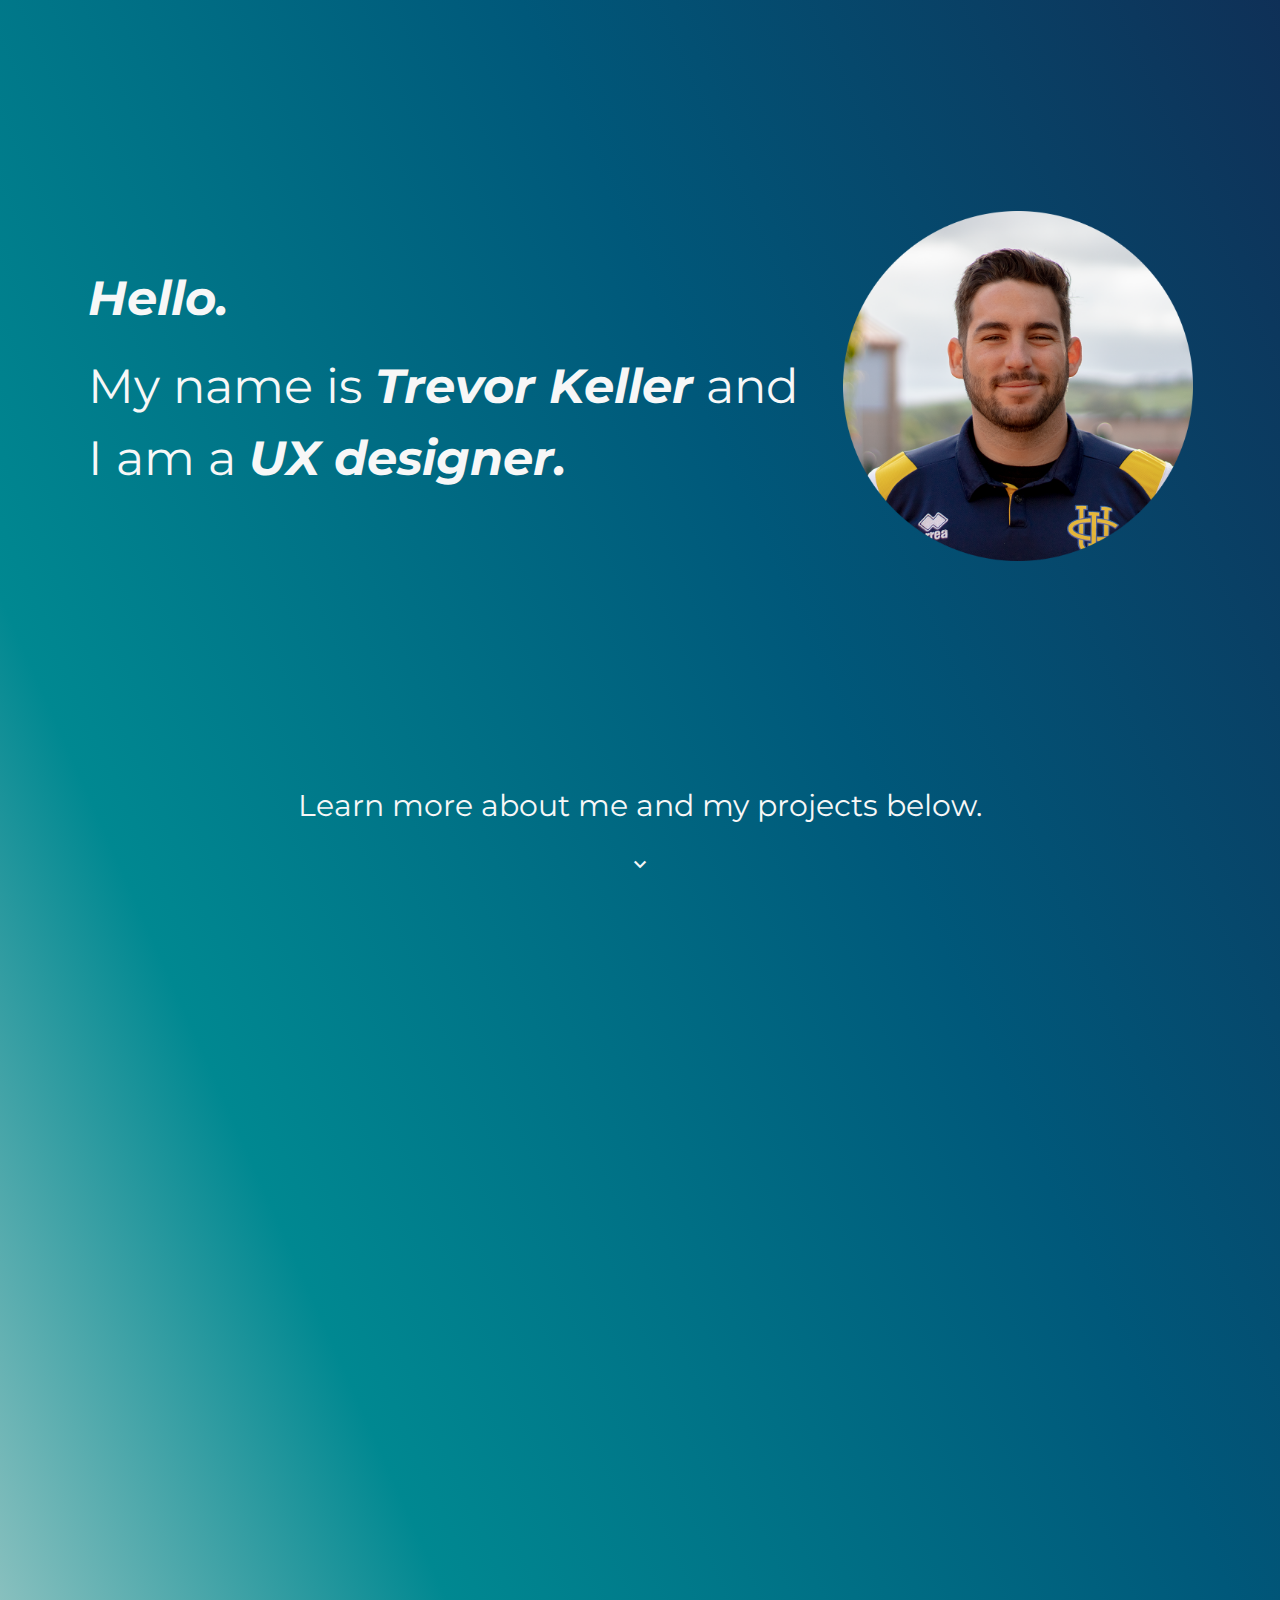
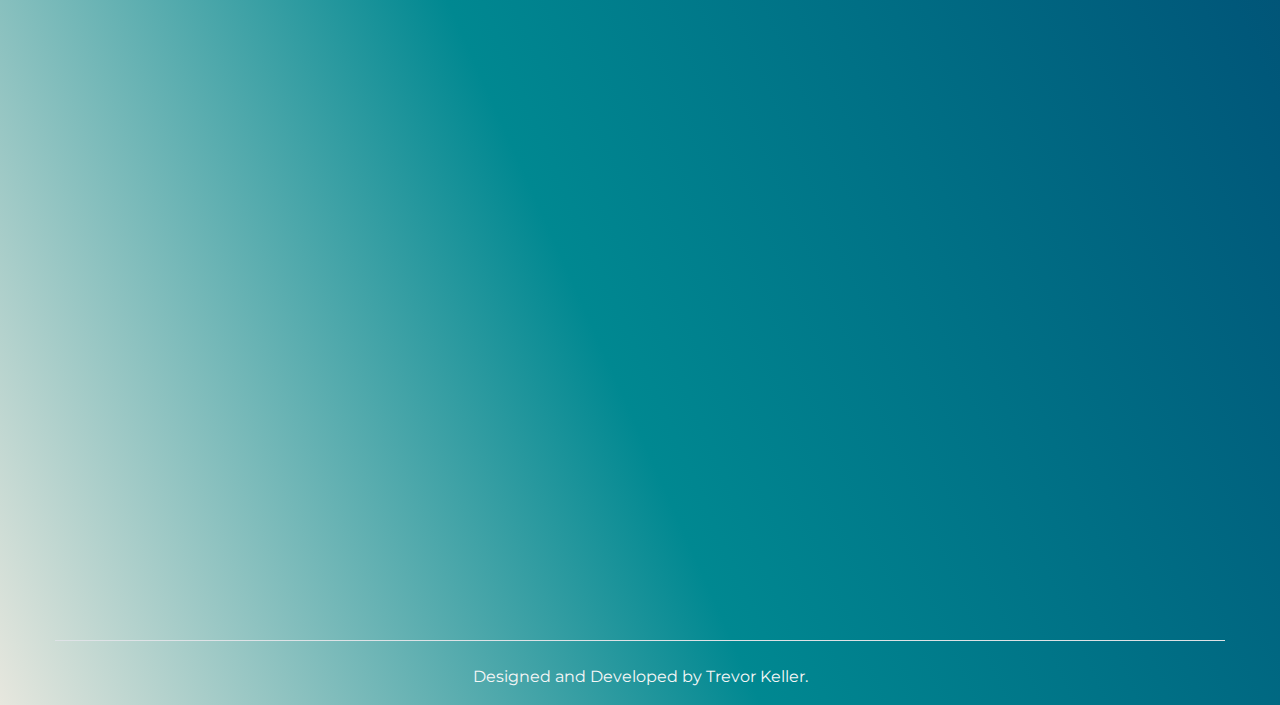
<file: index.html>
<!doctype html>
<html lang="en">

<!--
WRITTEN BY: Trevor Keller
EMAIL: tlkeller@uci.edu
-->

<head>
	<meta charset="UTF-8">
	<meta name="viewport" content="width=device-width, inital-scale=1.0">

	<meta name="description" content="I am a developer and designer from San Diego.">
	<meta name="author" content="Trevor Keller">
	<meta name="keywords" content="Trevor,Keller,san,diego,uci,irvine,california,developer,designer">
	
    <link rel="apple-touch-icon" sizes="180x180" href="favicon/apple-touch-icon.png">
    <link rel="icon" type="image/png" sizes="32x32" href="favicon/favicon-32x32.png">
    <link rel="icon" type="image/png" sizes="16x16" href="favicon/favicon-16x16.png">
    <link rel="manifest" href="favicon/site.webmanifest">

	<title>Trevor Keller</title>

	<link rel="stylesheet" href="https://stackpath.bootstrapcdn.com/bootstrap/4.5.2/css/bootstrap.min.css" integrity="sha384-JcKb8q3iqJ61gNV9KGb8thSsNjpSL0n8PARn9HuZOnIxN0hoP+VmmDGMN5t9UJ0Z" crossorigin="anonymous">
    <link rel="stylesheet" href="styles/style.css">
    <link rel="stylesheet" href="styles/fade.css">
    <link rel="stylesheet" href="https://fonts.googleapis.com/css?family=Montserrat:400,500,600,700">
    <link rel="stylesheet" href="https://fonts.googleapis.com/icon?family=Material+Icons">

    <!-- AOS -->
    <link href="https://unpkg.com/aos@2.3.1/dist/aos.css" rel="stylesheet">


</head>
<body id="body">
    <!-- Generate Random Background Gradient From List -->
    <script>
        function pickGradient()
        {
            var choices = [
            "linear-gradient(66deg, #FC466B 0%, #3F5EFB 100%)",
            "linear-gradient(66deg, rgba(231,231,222,1) 0%, rgba(0,136,145,1) 33%, rgba(0,88,122,1) 67%, rgba(15,48,87,1) 100%)",
            "linear-gradient(66deg, rgba(255,174,143,1) 8%, rgba(255,103,125,1) 36%, rgba(205,102,132,1) 60%, rgba(111,90,126,1) 95%)"
            ];
            var random_gradient = choices[Math.floor(Math.random() * choices.length)];
            var b = document.getElementById("body");
            b.style.background = random_gradient;
        }
        document.onload = pickGradient();
    </script>
    
    <!-- SPLASH SCREEN -->
    <div class="container-fluid pt-5 px-5 main_container d-flex" id="splash">
        <div class="row flex-fill">
            <div class="col h-100">
                <div class="row align-items-center h-75">
                    <div class="col-xs-12 col-xl-8 large-text">
                        <p class="fade-in-1"><em>Hello.</em></p>
                        <p class="fade-in-2">My name is <em>Trevor Keller</em> and I am a <em>UX designer.</em></p>
                    </div>
                    <div class="col-xs-12 centered">
                            <img class="fade-in-2 text-center" src="images/trevor_circle.png" width="350" height="350" alt="Trevor Keller">
                    </div>
                </div>
                <div class="row h-25 align-items-center text-center">
                    <div class="col">
                        <p class="fade-in-3">Learn more about me and my projects below.</p>
                        <a href="#about-me"><i class="material-icons fade-in-3">keyboard_arrow_down</i></a>
                    </div>
                </div>
            </div>
        </div>
	</div>
    
    <!-- ABOUT ME -->
    <div class="container-fluid border-top pt-4 pb-5 px-5" data-aos="fade" id="about-me">
        <div class="row text-center pb-2">
            <div class="col large-text">
                <em>About Me</em>
            </div>
        </div>
        <div class="row align-items-center">
            <div class="col-xs-4 text-center centered">
                <img src="images/trevor_archery_circle.png" class="text-center" width="350" height="350" alt="Trevor shooting a bow">
            </div>
            <div class="col-xs-12 col-xl-7 offset-md-1 py-4 align-middle">
                <p>I am a (soon-to-be) UC Irvine grad passionate about making <em>good user experiences.</em></p>
                <p>Outside of work I spend a lot of time with archery and virtual reality. </p>
            </div>
        </div>
    </div>

    <!-- PROJECTS -->
    <div class="container-fluid border-top pt-4 pb-5 px-5" data-aos="fade" id="projects">
        <div class="row text-center pb-2">
            <div class="col large-text">
                <em>Projects</em>
            </div>
        </div>
        <div class="row align-items-center py-3">
            <div class="col-xs-4 centered project">
                <a href="https://medium.com/uci-inf132-ux-project-spring-2020/piazza-a-ux-case-study-6c6ddce47d25"><img class="project_img" src="images/piazza_circle.png" width="350" height="350" alt="Piazza case study logo"></a>
                <div class="project_text" id="piazza_text">
                    <a href="https://medium.com/uci-inf132-ux-project-spring-2020/piazza-a-ux-case-study-6c6ddce47d25">
                        <h2><em>UX Case Study:</em></h2>
                        <h2><em>Piazza</em></h2>
                    </a>
                </div>
            </div>
        </div>
    </div>

    <!-- CONTACT ME -->
    <div class="container-fluid border-top pt-4 pb-4 px-5" data-aos="fade" id="contact-me">
        <div class="row text-center pb-2">
            <div class="col large-text">
                <em>Contact Me</em>
            </div>
        </div>
        <div class="row text-center">
            <div class="col">
                <p class="logo-text"><i class="material-icons" style="font-size:48px">email</i><a href="mailto:tlkeller@uci.edu">  tlkeller@uci.edu</a></p>
            </div>
        </div>
        <div class="row text-center">
            <div class="col">
                <img src="images/In-White-41px-R.png" style="vertical-align: top" alt="LinkedIn Logo"><p class="logo-text"><a href="https://www.linkedin.com/in/tlkeller/">  linkedin.com/in/tlkeller/</a></p>
            </div>
        </div>
    </div>
    
    <!-- FOOTER -->
    <div class="container-fluid" id="footer">
        <footer class="pt-4 border-top">
            <div class="container">
                <div class="row text-center align-items-center">
                    <div class="col">
                        <p>Designed and Developed by Trevor Keller.</p>
                    </div>
                </div>
            </div>
        </footer>
    </div>  

    <!-- Initialize AOS -->
    <script src="https://unpkg.com/aos@2.3.1/dist/aos.js"></script>
    <script>
        AOS.init({
            once: true,
            delay: 50,
            duration: 1200,
            offset: 250
        });
    </script>

	<!--Bootstrap Scripts-->
	<script src="https://code.jquery.com/jquery-3.5.1.slim.min.js" integrity="sha384-DfXdz2htPH0lsSSs5nCTpuj/zy4C+OGpamoFVy38MVBnE+IbbVYUew+OrCXaRkfj" crossorigin="anonymous"></script>
	<script src="https://cdn.jsdelivr.net/npm/popper.js@1.16.1/dist/umd/popper.min.js" integrity="sha384-9/reFTGAW83EW2RDu2S0VKaIzap3H66lZH81PoYlFhbGU+6BZp6G7niu735Sk7lN" crossorigin="anonymous"></script>
	<script src="https://stackpath.bootstrapcdn.com/bootstrap/4.5.2/js/bootstrap.min.js" integrity="sha384-B4gt1jrGC7Jh4AgTPSdUtOBvfO8shuf57BaghqFfPlYxofvL8/KUEfYiJOMMV+rV" crossorigin="anonymous"></script>
</body>
</html>
</file>
<file: styles/style.css>
html
{
    scroll-behavior: smooth;
}

body
{
	font-family: 'Montserrat', sans-serif;
    font-weight: 400;
    font-size: 30px;
    color: #f7f7f7;
}

h2
{
    text-shadow: 4px 4px 10px black;
}

a
{
    color: #f7f7f7;
}

a:hover, a:active
{
    color: #f7f7f7;
    text-decoration: none;
}

em
{
	font-style: italic;
	font-weight: bold;
}

footer
{
    font-size: 16px
}

.large-text
{
	font-size: 48px;
}

.logo-text
{
    display: inline-flex;
    vertical-align: middle;
    white-space: pre;
}

.centered
{
    display: block;
    margin: auto;
}

.container, .container-fluid
{
    max-width: 1200px;
}

.container-fluid
{
    height: 100%;
}

.flex-fill
{
    flex: 1 1 auto;
}

#splash > .row
{
    min-height: 100vh;
}

.project_img
{
    opacity: 1;
    display: block;
    transition: .5s ease;
    backface-visibility: hidden;
}

.project_text
{
    transition: .5s ease;
    opacity: 0;
    position: absolute;
    top: 55%;
    left: 50%;
    transform: translate(-50%, -50%);
    -ms-transform: translate(-50%, -50%);
    text-align: center;
}

.project:hover .project_img
{
    -webkit-filter: blur(6x);
    filter: blur(6px) ;
}

.project:hover .project_text
{
    opacity: 1;
}


/* Google Material Icons */
.material-icons.md-light { color: rgba(255, 255, 255, 1); }
.material-icons.md-light.md-inactive { color: rgba(255, 255, 255, 0.3); }
</file>
<file: styles/fade.css>
/* Header Text Fade In */
.fade-in-1
{
	animation: fadeIn1 linear 2s;
	-webkit-animation: fadeIn1 linear 2s;
	-moz-animation: fadeIn1 linear 2s;
	-o-animation: fadeIn1 linear 2s;
}

@keyframes fadeIn1 {
0% {
    opacity:0;
}
30% {
    opacity:0;
}
100% {
    opacity:1;
}
}
  
@-moz-keyframes fadeIn1 {
0% {
    opacity:0;
}
30% {
    opacity:0;
}
100% {
    opacity:1;
}
}

@-webkit-keyframes fadeIn1 {
0% {
    opacity:0;
}
30% {
    opacity:0;
}
100% {
    opacity:1;
}
}

@-o-keyframes fadeIn1 {
0% {
    opacity:0;
}
30% {
    opacity:0;
}
100% {
    opacity:1;
}
}

@-ms-keyframes fadeIn1 {
0% {
    opacity:0;
}
30% {
    opacity:0;
}
100% {
    opacity:1;
}
}

.fade-in-2
{
	animation: fadeIn2 linear 4s;
	-webkit-animation: fadeIn2 linear 4s;
	-moz-animation: fadeIn2 linear 4s;
	-o-animation: fadeIn2 linear 4s;
}

@keyframes fadeIn2 {
0% {
    opacity:0;
}
50% {
    opacity:0;
}
100% {
    opacity:1;
}
}

@-moz-keyframes fadeIn2 {
0% {
    opacity:0;
}
50% {
    opacity:0;
}
100% {
    opacity:1;
}
}

@-webkit-keyframes fadeIn2 {
0% {
    opacity:0;
}
50% {
    opacity:0;
}
100% {
    opacity:1;
}
}

@-o-keyframes fadeIn2 {
0% {
    opacity:0;
}
50% {
    opacity:0;
}
100% {
    opacity:1;
}
}

@-ms-keyframes fadeIn2 {
0% {
    opacity:0;
}
50% {
    opacity:0;
}
100% {
    opacity:1;
}
}

.fade-in-3
{
	animation: fadeIn3 linear 6s;
	-webkit-animation: fadeIn3 linear 6s;
	-moz-animation: fadeIn3 linear 6s;
	-o-animation: fadeIn3 linear 6s;
}

@keyframes fadeIn3 {
0% {
    opacity:0;
}
65% {
    opacity:0;
}
100% {
    opacity:1;
}
}

@-moz-keyframes fadeIn3 {
0% {
    opacity:0;
}
65% {
    opacity:0;
}
100% {
    opacity:1;
}
}

@-webkit-keyframes fadeIn3 {
0% {
    opacity:0;
}
65% {
    opacity:0;
}
100% {
    opacity:1;
}
}

@-o-keyframes fadeIn3 {
0% {
    opacity:0;
}
65% {
    opacity:0;
}
100% {
    opacity:1;
}
}

@-ms-keyframes fadeIn3 {
0% {
    opacity:0;
}
65% {
    opacity:0;
}
100% {
    opacity:1;
}
}
</file>
